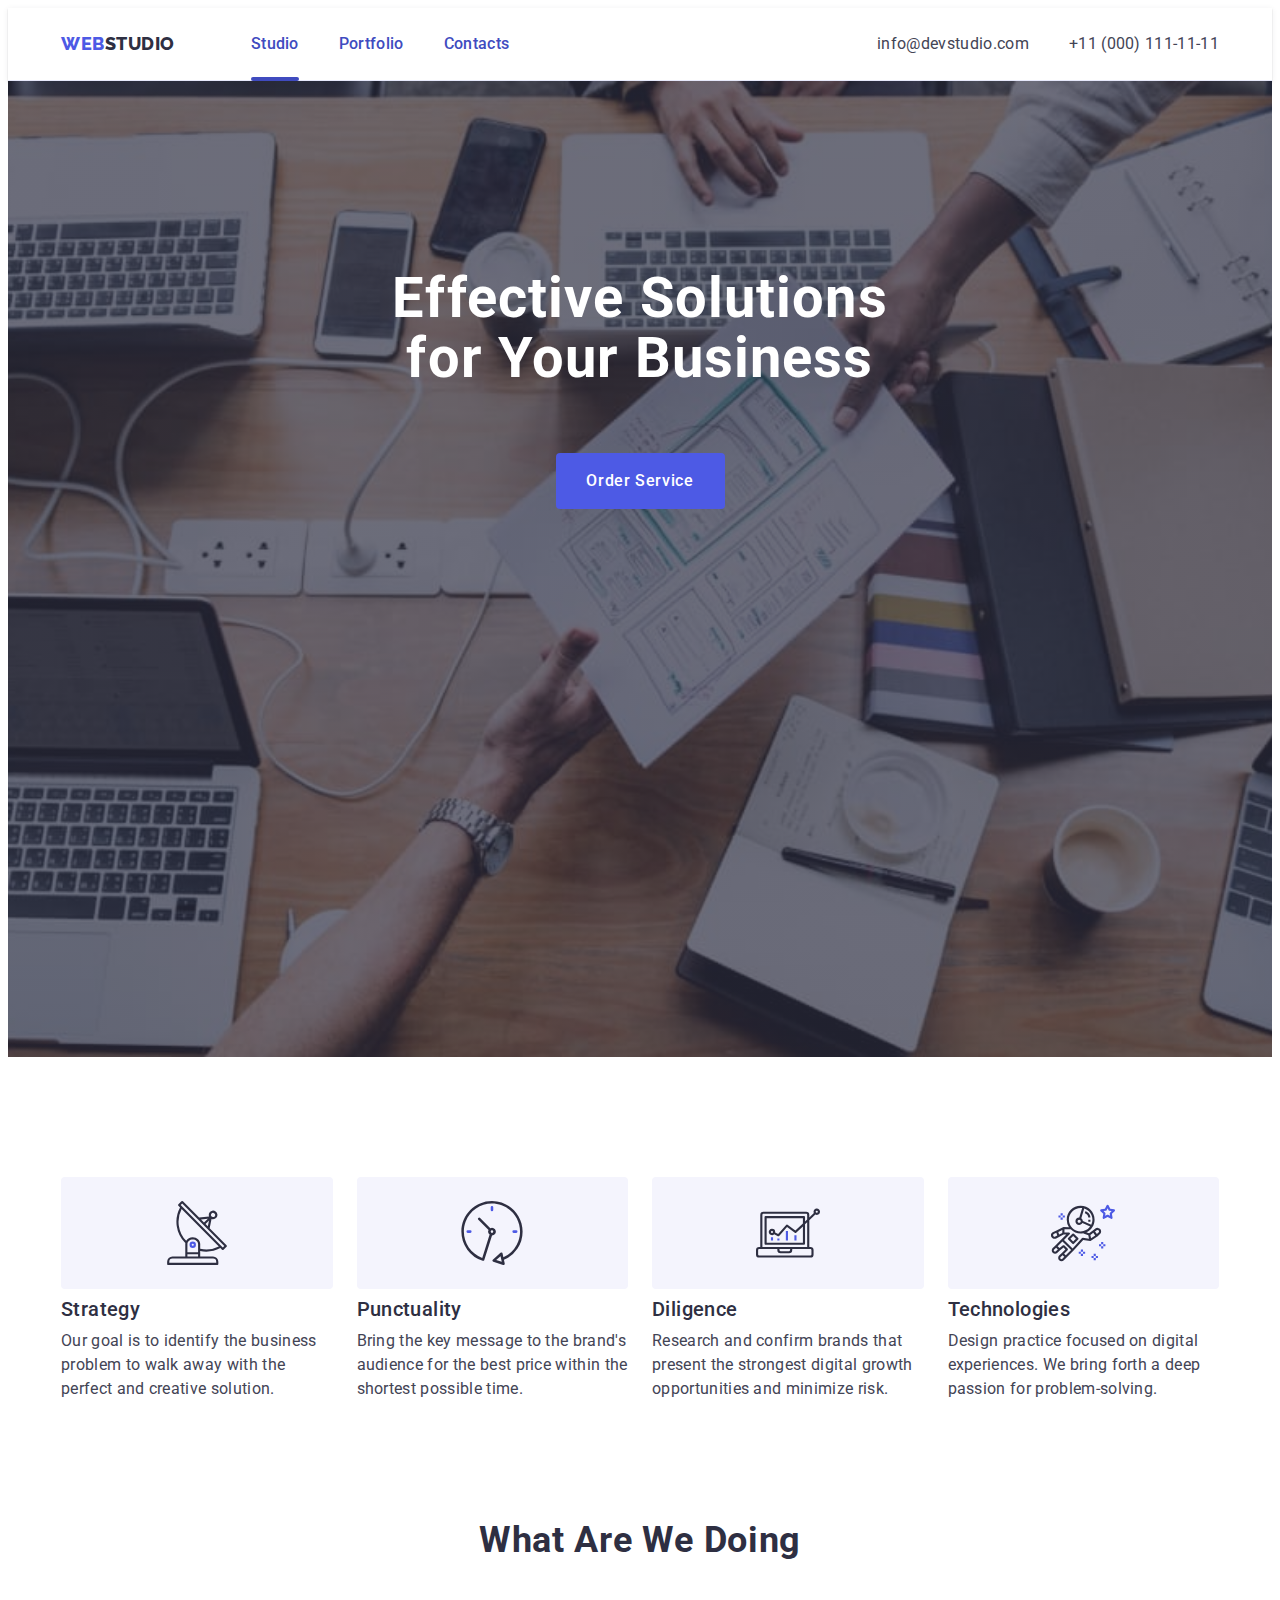
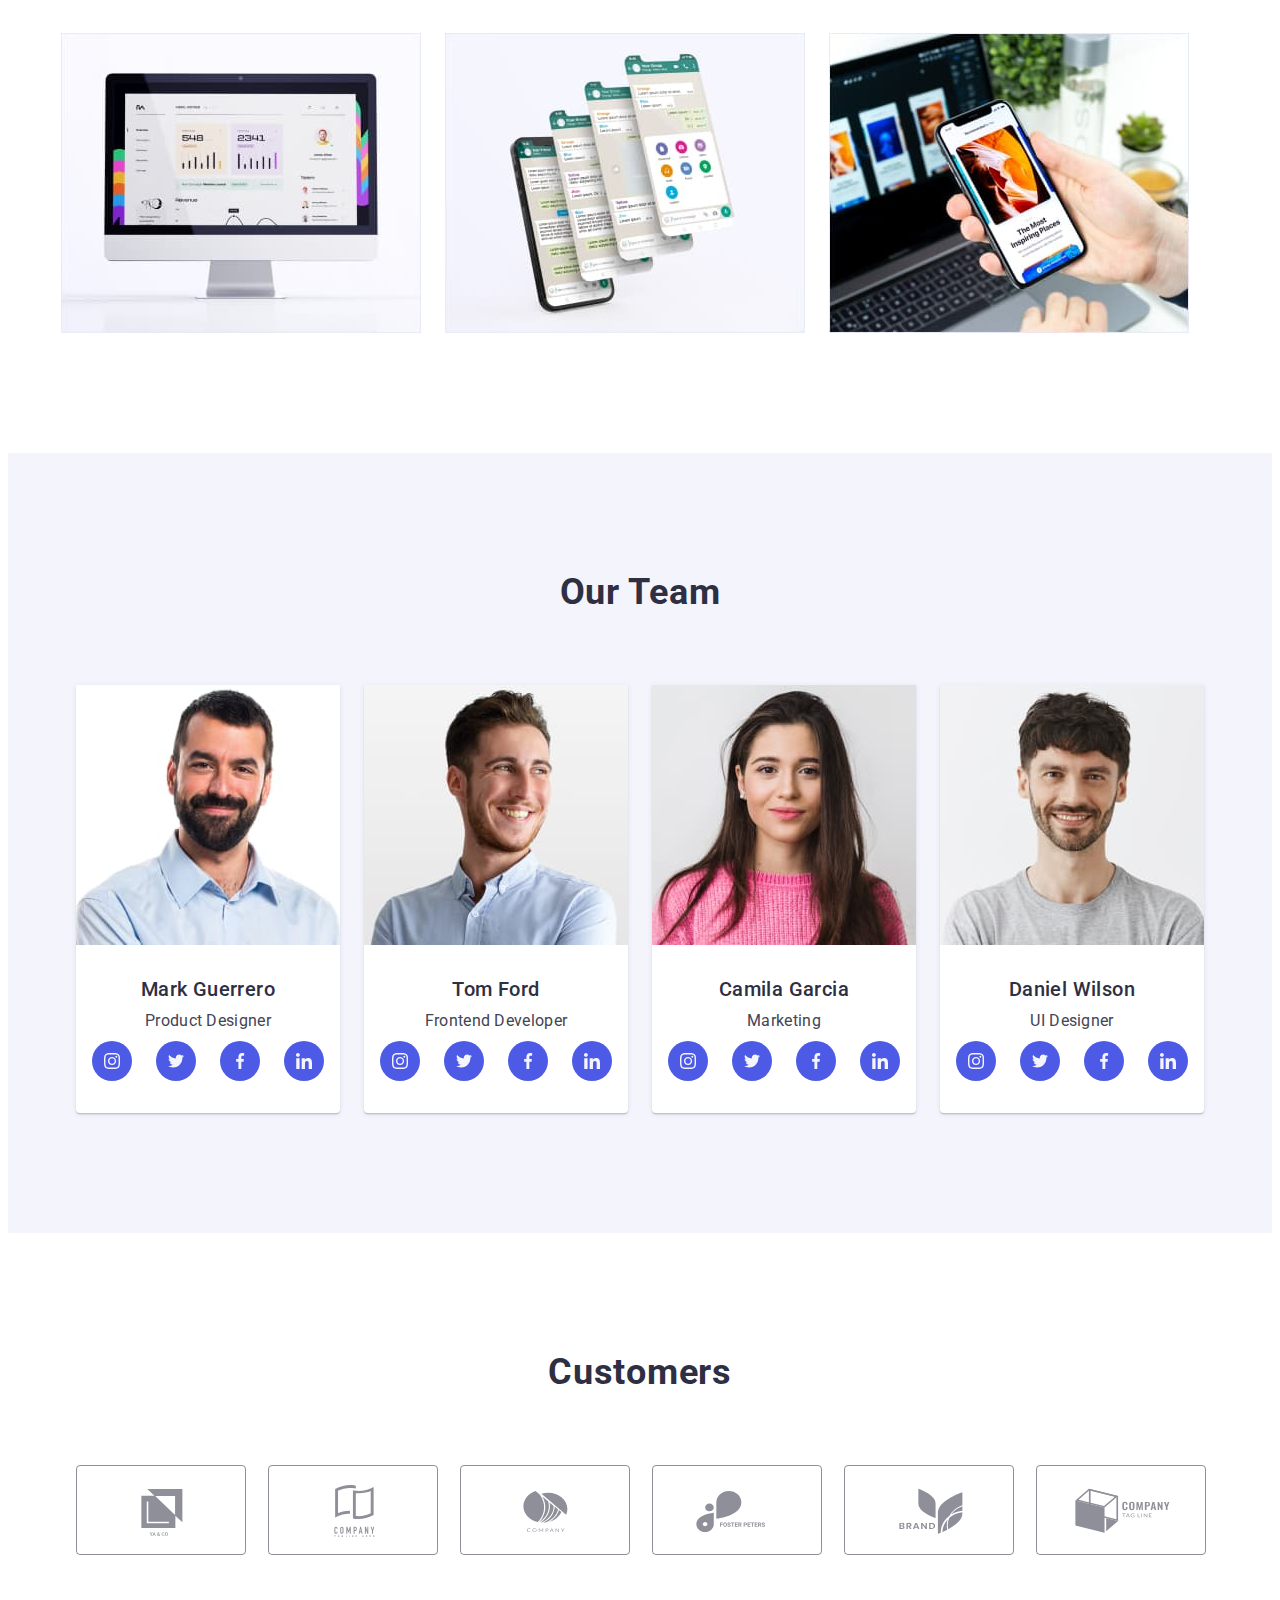
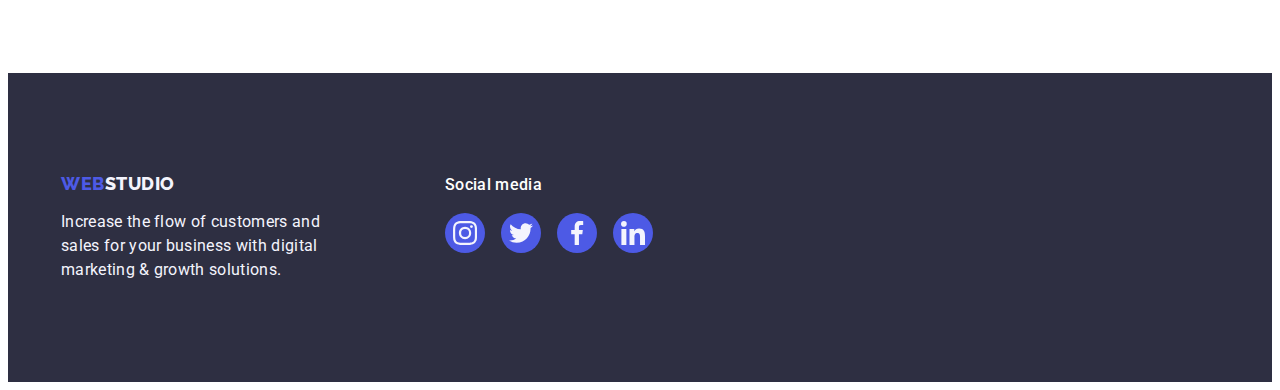
<file: index.html>
<!DOCTYPE html>
<html lang="en">
  <head>
    <meta charset="UTF-8" />
    <meta http-equiv="X-UA-Compatible" content="IE=edge" />
    <meta name="viewport" content="width=device-width, initial-scale=1.0" />
    <title>WEBSTUDIO</title>
    <link rel="preconnect" href="https://fonts.googleapis.com" />
    <link rel="preconnect" href="https://fonts.gstatic.com" crossorigin />
    <link
      href="https://fonts.googleapis.com/css2?family=Raleway:wght@800&family=Roboto:wght@400;500;700&display=swap"
      rel="stylesheet"
    />
    <link
      rel="stylesheet"
      href="https://cdnjs.cloudflare.com/ajax/libs/modern-normalize/2.0.0/modern-normalize.min.css"
      integrity="sha512-4xo8blKMVCiXpTaLzQSLSw3KFOVPWhm/TRtuPVc4WG6kUgjH6J03IBuG7JZPkcWMxJ5huwaBpOpnwYElP/m6wg=="
      crossorigin="anonymous"
      referrerpolicy="no-referrer"
    />
    <link rel="stylesheet" href="./css/styles.css" />
  </head>

  <body>
    <header class="header">
      <div class="container header-container">
        <nav class="header-navigation">
          <a class="header-logo link" href="./index.html"
            >Web<span class="header-logo-web">Studio</span></a
          >
          <ul class="header-list list">
            <li class="header-item">
              <a class="header-link link current" href="./index.html">Studio</a>
            </li>
            <li class="header-item">
              <a class="header-link link" href="./portfolio.html">Portfolio</a>
            </li>
            <li class="header-item">
              <a class="header-link link" href="">Contacts</a>
            </li>
          </ul>
        </nav>
        <address class="header-adress">
          <ul class="header-adress-list list">
            <li class="header-adress-item">
              <a
                class="header-adress-link link main-text"
                href="mailto:info@devstudio.com"
                >info@devstudio.com</a
              >
            </li>
            <li class="header-adress-item">
              <a
                class="header-adress-link link main-text"
                href="tel:+110001111111"
                >+11 (000) 111-11-11</a
              >
            </li>
          </ul>
        </address>
      </div>
    </header>
    <main>
      <section class="hero">
        <div class="hero-wrap">
          <h1 class="hero-title">Effective Solutions for Your Business</h1>
          <button data-modal-open class="hero-btn" type="button">
            Order Service
          </button>
        </div>
      </section>
      <section class="solutions">
        <div class="container container-solutions">
          <h2 class="solutions-title" hidden>features</h2>
          <ul class="solutions-list list">
            <li class="solitions-item">
              <div class="solutions-icon-wrap">
                <svg class="solution-link-svg" width="64" height="64">
                  <use
                    href="./images/icons.svg#icon-solutions-first-icon"
                  ></use>
                </svg>
              </div>
              <h3 class="solutions-second-title third-title">Strategy</h3>
              <p class="solutions-text main-text">
                Our goal is to identify the business problem to walk away with
                the perfect and creative solution.
              </p>
            </li>
            <li class="solitions-item">
              <div class="solutions-icon-wrap">
                <svg class="solution-link-svg" width="64" height="64">
                  <use
                    href="./images/icons.svg#icon-solutions-second-icon"
                  ></use>
                </svg>
              </div>
              <h3 class="solutions-second-title third-title">Punctuality</h3>
              <p class="solutions-text main-text">
                Bring the key message to the brand's audience for the best price
                within the shortest possible time.
              </p>
            </li>
            <li class="solitions-item">
              <div class="solutions-icon-wrap">
                <svg class="solution-link-svg" width="64" height="64">
                  <use
                    href="./images/icons.svg#icon-solutions-third-icon"
                  ></use>
                </svg>
              </div>
              <h3 class="solutions-second-title third-title">Diligence</h3>
              <p class="solutions-text main-text">
                Research and confirm brands that present the strongest digital
                growth opportunities and minimize risk.
              </p>
            </li>
            <li class="solitions-item">
              <div class="solutions-icon-wrap">
                <svg class="solution-link-svg" width="64" height="64">
                  <use
                    href="./images/icons.svg#icon-solutions-fourth-icon"
                  ></use>
                </svg>
              </div>
              <h3 class="solutions-second-title third-title">Technologies</h3>
              <p class="solutions-text main-text">
                Design practice focused on digital experiences. We bring forth a
                deep passion for problem-solving.
              </p>
            </li>
          </ul>
        </div>
      </section>
      <section class="about">
        <div class="container-about container">
          <h2 class="about-title second-title">What are we doing</h2>
          <ul class="about-list list">
            <li class="about-item">
              <img src="./images/1.jpg" alt="desktop computer" width="360" />
            </li>
            <li class="about-item">
              <img src="./images/2.jpg" alt="phone screens" width="360" />
            </li>
            <li class="about-item">
              <img src="./images/3.jpg" alt="laptop and phone" width="360" />
            </li>
          </ul>
        </div>
      </section>
      <section class="team">
        <div class="container">
          <h2 class="team-title second-title">Our Team</h2>
          <ul class="team-list list">
            <li class="team-item">
              <img src="./images/ot1.jpg" alt="person" width="264" />
              <div class="team-list-container">
                <h3 class="team-item-title third-title">Mark Guerrero</h3>
                <p class="team-item-text main-text">Product Designer</p>

                <ul class="team-social-list list">
                  <li class="team-social-item">
                    <a
                      class="team-social-link link"
                      href=""
                      target="_blank"
                      rel="noopener noreferrer nofollow"
                    >
                      <svg class="team-item-icon" width="16" height="16">
                        <use href="./images/icons.svg#icon-insta-icon"></use>
                      </svg>
                    </a>
                  </li>
                  <li class="team-social-item">
                    <a
                      class="team-social-link link"
                      href=""
                      target="_blank"
                      rel="noopener noreferrer nofollow"
                    >
                      <svg class="team-item-icon" width="16" height="16">
                        <use href="./images/icons.svg#icon-twitter-icon"></use>
                      </svg>
                    </a>
                  </li>
                  <li class="team-social-item">
                    <a
                      class="team-social-link link"
                      href=""
                      target="_blank"
                      rel="noopener noreferrer nofollow"
                    >
                      <svg class="team-item-icon" width="16" height="16">
                        <use href="./images/icons.svg#icon-fb-icon"></use>
                      </svg>
                    </a>
                  </li>
                  <li class="team-social-item">
                    <a
                      class="team-social-link link"
                      href=""
                      target="_blank"
                      rel="noopener noreferrer nofollow"
                    >
                      <svg class="team-item-icon" width="16" height="16">
                        <use href="./images/icons.svg#icon-linkedin-icon"></use>
                      </svg>
                    </a>
                  </li>
                </ul>
              </div>
            </li>
            <li class="team-item">
              <img src="./images/ot2.jpg" alt="person" width="264" />
              <div class="team-list-container">
                <h3 class="team-item-title third-title">Tom Ford</h3>
                <p class="team-item-text main-text">Frontend Developer</p>
                <ul class="team-social-list list">
                  <li class="team-social-item">
                    <a
                      class="team-social-link link"
                      href=""
                      target="_blank"
                      rel="noopener noreferrer nofollow"
                    >
                      <svg class="team-item-icon" width="16" height="16">
                        <use href="./images/icons.svg#icon-insta-icon"></use>
                      </svg>
                    </a>
                  </li>
                  <li class="team-social-item">
                    <a
                      class="team-social-link link"
                      href=""
                      target="_blank"
                      rel="noopener noreferrer nofollow"
                    >
                      <svg class="team-item-icon" width="16" height="16">
                        <use href="./images/icons.svg#icon-twitter-icon"></use>
                      </svg>
                    </a>
                  </li>
                  <li class="team-social-item">
                    <a
                      class="team-social-link link"
                      href=""
                      target="_blank"
                      rel="noopener noreferrer nofollow"
                    >
                      <svg class="team-item-icon" width="16" height="16">
                        <use href="./images/icons.svg#icon-fb-icon"></use>
                      </svg>
                    </a>
                  </li>
                  <li class="team-social-item">
                    <a
                      class="team-social-link link"
                      href=""
                      target="_blank"
                      rel="noopener noreferrer nofollow"
                    >
                      <svg class="team-item-icon" width="16" height="16">
                        <use href="./images/icons.svg#icon-linkedin-icon"></use>
                      </svg>
                    </a>
                  </li>
                </ul>
              </div>
            </li>
            <li class="team-item">
              <img src="./images/ot3.jpg" alt="person" width="264" />
              <div class="team-list-container">
                <h3 class="team-item-title third-title">Camila Garcia</h3>
                <p class="team-item-text main-text">Marketing</p>
                <ul class="team-social-list list">
                  <li class="team-social-item">
                    <a
                      class="team-social-link link"
                      href=""
                      target="_blank"
                      rel="noopener noreferrer nofollow"
                    >
                      <svg class="team-item-icon" width="16" height="16">
                        <use href="./images/icons.svg#icon-insta-icon"></use>
                      </svg>
                    </a>
                  </li>
                  <li class="team-social-item">
                    <a
                      class="team-social-link link"
                      href=""
                      target="_blank"
                      rel="noopener noreferrer nofollow"
                    >
                      <svg class="team-item-icon" width="16" height="16">
                        <use href="./images/icons.svg#icon-twitter-icon"></use>
                      </svg>
                    </a>
                  </li>
                  <li class="team-social-item">
                    <a
                      class="team-social-link link"
                      href=""
                      target="_blank"
                      rel="noopener noreferrer nofollow"
                    >
                      <svg class="team-item-icon" width="16" height="16">
                        <use href="./images/icons.svg#icon-fb-icon"></use>
                      </svg>
                    </a>
                  </li>
                  <li class="team-social-item">
                    <a
                      class="team-social-link link"
                      href=""
                      target="_blank"
                      rel="noopener noreferrer nofollow"
                    >
                      <svg class="team-item-icon" width="16" height="16">
                        <use href="./images/icons.svg#icon-linkedin-icon"></use>
                      </svg>
                    </a>
                  </li>
                </ul>
              </div>
            </li>
            <li class="team-item">
              <img src="./images/ot4.jpg" alt="person" width="264" />
              <div class="team-list-container">
                <h3 class="team-item-title third-title">Daniel Wilson</h3>
                <p class="team-item-text main-text">UI Designer</p>
                <ul class="team-social-list list">
                  <li class="team-social-item">
                    <a
                      class="team-social-link link"
                      href=""
                      target="_blank"
                      rel="noopener noreferrer nofollow"
                    >
                      <svg class="team-item-icon" height="16">
                        <use href="./images/icons.svg#icon-insta-icon"></use>
                      </svg>
                    </a>
                  </li>
                  <li class="team-social-item">
                    <a
                      class="team-social-link link"
                      href=""
                      target="_blank"
                      rel="noopener noreferrer nofollow"
                    >
                      <svg class="team-item-icon" width="16" height="16">
                        <use href="./images/icons.svg#icon-twitter-icon"></use>
                      </svg>
                    </a>
                  </li>
                  <li class="team-social-item">
                    <a
                      class="team-social-link link"
                      href=""
                      target="_blank"
                      rel="noopener noreferrer nofollow"
                    >
                      <svg class="team-item-icon" width="16" height="16">
                        <use href="./images/icons.svg#icon-fb-icon"></use>
                      </svg>
                    </a>
                  </li>
                  <li class="team-social-item">
                    <a
                      class="team-social-link link"
                      href=""
                      target="_blank"
                      rel="noopener noreferrer nofollow"
                    >
                      <svg class="team-item-icon" width="16" height="16">
                        <use href="./images/icons.svg#icon-linkedin-icon"></use>
                      </svg>
                    </a>
                  </li>
                </ul>
              </div>
            </li>
          </ul>
        </div>
      </section>
      <section class="customers">
        <div class="container">
          <h2 class="customers-title second-title">Customers</h2>
          <ul class="customers-list list">
            <li class="costumers-list-item">
              <a class="costumers-item-link" href="">
                <svg class="custumers-link-svg" width="104" height="56">
                  <use
                    href="./images/icons.svg#icon-customers-first-icon"
                  ></use>
                </svg>
              </a>
            </li>
            <li class="costumers-list-item">
              <a class="costumers-item-link" href="">
                <svg class="custumers-link-svg" width="104" height="56">
                  <use
                    href="./images/icons.svg#icon-customers-second-icon"
                  ></use>
                </svg>
              </a>
            </li>
            <li class="costumers-list-item">
              <a class="costumers-item-link" href="">
                <svg class="custumers-link-svg" width="104" height="56">
                  <use
                    href="./images/icons.svg#icon-customers-third-icon"
                  ></use>
                </svg>
              </a>
            </li>
            <li class="costumers-list-item">
              <a class="costumers-item-link" href="">
                <svg class="custumers-link-svg" width="104" height="56">
                  <use
                    href="./images/icons.svg#icon-customers-fourth-icon"
                  ></use>
                </svg>
              </a>
            </li>
            <li class="costumers-list-item">
              <a class="costumers-item-link" href="">
                <svg class="custumers-link-svg" width="104" height="56">
                  <use
                    href="./images/icons.svg#icon-customers-fifth-icon"
                  ></use>
                </svg>
              </a>
            </li>
            <li class="costumers-list-item">
              <a class="costumers-item-link" href="">
                <svg class="custumers-link-svg" width="104" height="56">
                  <use
                    href="./images/icons.svg#icon-customers-sixth-icon"
                  ></use>
                </svg>
              </a>
            </li>
          </ul>
        </div>
      </section>
    </main>
    <footer class="footer">
      <div class="container footer-wrap">
        <div class="footer-logo-wrap">
          <a class="footer-logo link" href="./index.html"
            >Web<span class="footer-logo-web">Studio</span></a
          >
          <p class="footer-text main-text">
            Increase the flow of customers and sales for your business with
            digital marketing & growth solutions.
          </p>
        </div>
        <div class="footer-list-wrap">
          <p class="footer-list-text main-text">Social media</p>
          <ul class="footer-list list">
            <li class="footer-list-item">
              <a
                class="footer-list-link link"
                href=""
                target="_blank"
                rel="noopener noreferrer nofollow"
              >
                <svg class="footer-item-icon" width="24" height="24">
                  <use href="./images/icons.svg#icon-insta-icon"></use>
                </svg>
              </a>
            </li>
            <li class="footer-list-item">
              <a
                class="footer-list-link link"
                href=""
                target="_blank"
                rel="noopener noreferrer nofollow"
              >
                <svg class="footer-item-icon" width="24" height="24">
                  <use href="./images/icons.svg#icon-twitter-icon"></use>
                </svg>
              </a>
            </li>
            <li class="footer-list-item">
              <a
                class="footer-list-link link"
                href=""
                target="_blank"
                rel="noopener noreferrer nofollow"
              >
                <svg class="footer-item-icon" width="24" height="24">
                  <use href="./images/icons.svg#icon-fb-icon"></use>
                </svg>
              </a>
            </li>
            <li class="footer-list-item">
              <a
                class="footer-list-link link"
                href=""
                target="_blank"
                rel="noopener noreferrer nofollow"
              >
                <svg class="footer-item-icon" width="24" height="24">
                  <use href="./images/icons.svg#icon-linkedin-icon"></use>
                </svg>
              </a>
            </li>
          </ul>
        </div>
      </div>
    </footer>
    <div class="backdrop is-hidden" data-modal>
      <div class="modal">
        <button type="button" class="modal-close" data-modal-close>
          <svg class="modal-close-svg" width="8" height="8">
            <use href="./images/icons.svg#icon-close-black"></use>
          </svg>
        </button>
      </div>
    </div>
    <script src="./js/modal.js"></script>
  </body>
</html>
</file>
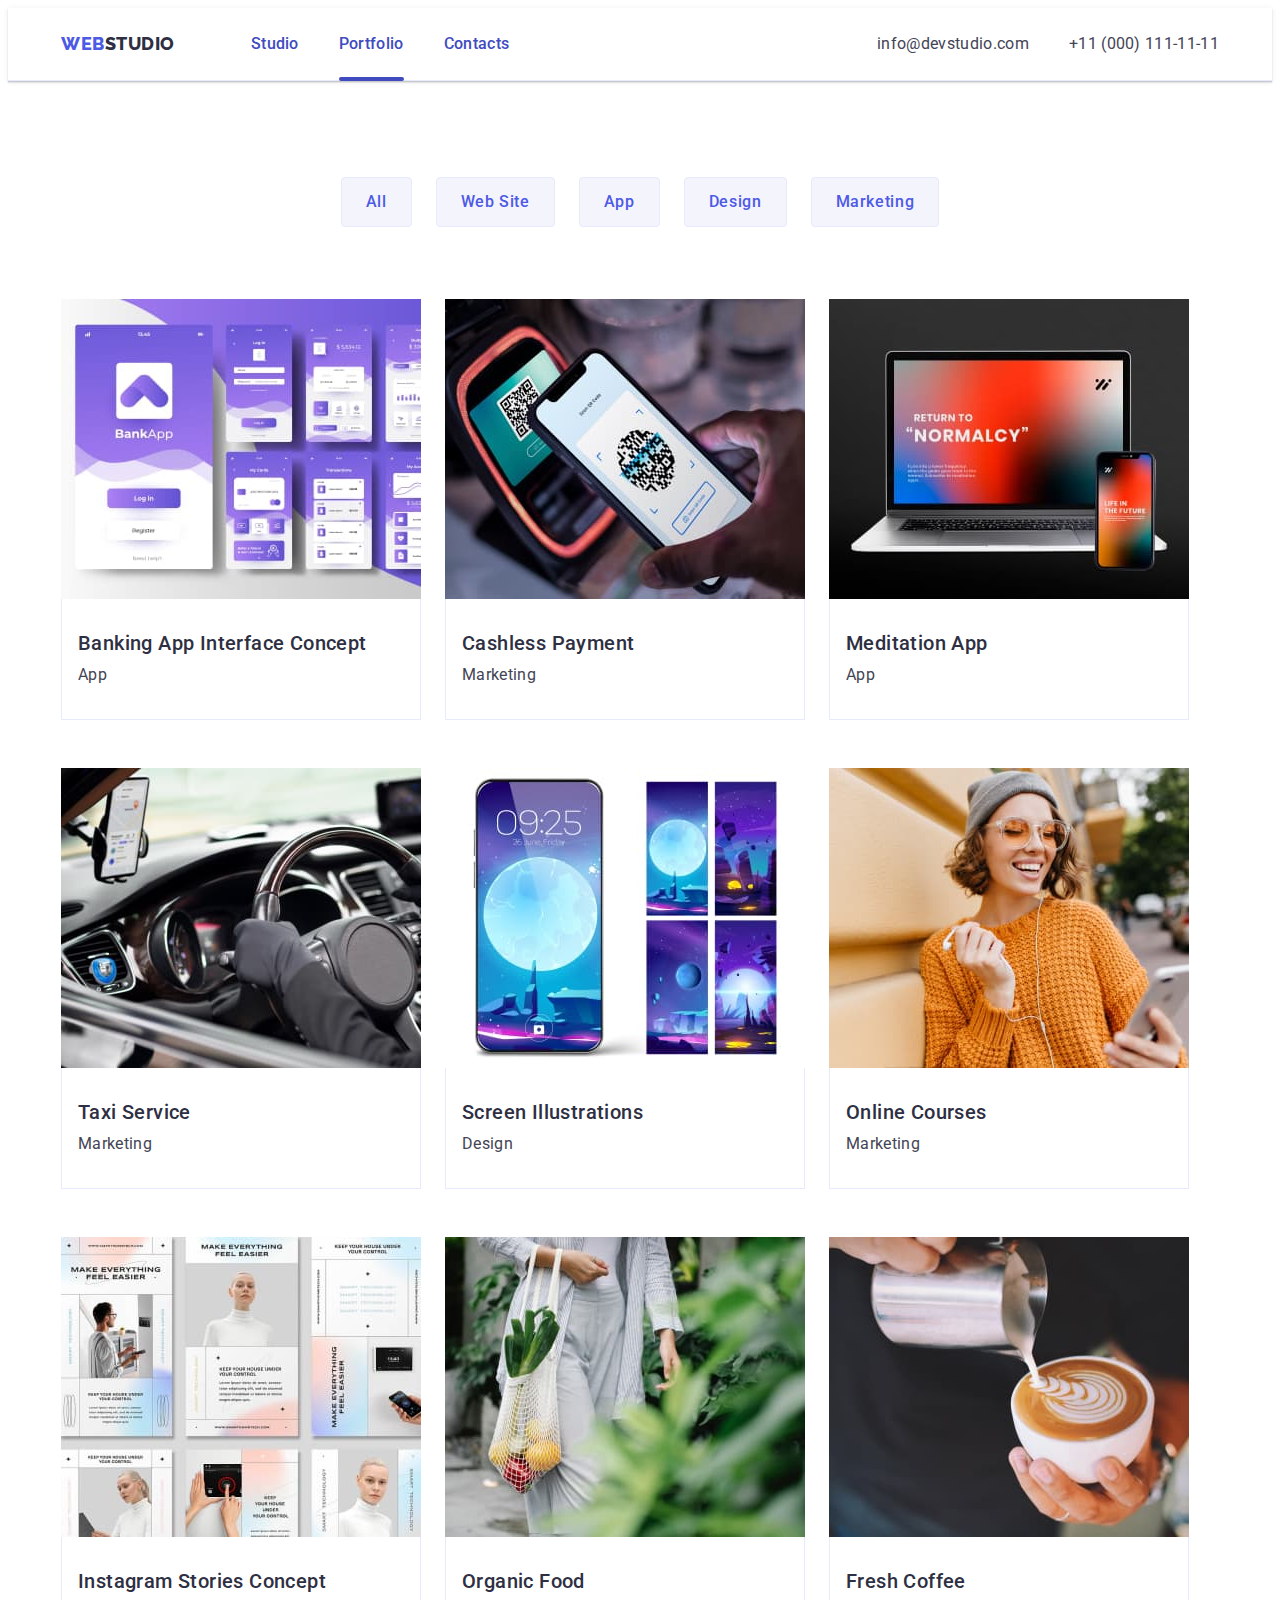
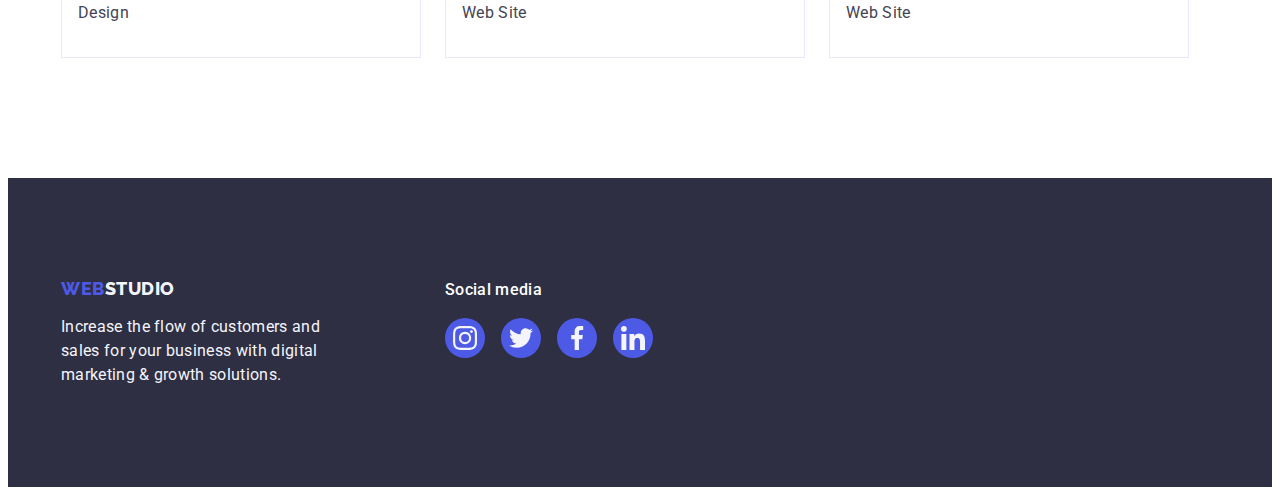
<file: portfolio.html>
<!DOCTYPE html>
<html lang="en">
  <head>
    <meta charset="UTF-8" />
    <meta http-equiv="X-UA-Compatible" content="IE=edge" />
    <meta name="viewport" content="width=device-width, initial-scale=1.0" />
    <title>Portfolio</title>
    <link rel="preconnect" href="https://fonts.googleapis.com" />
    <link rel="preconnect" href="https://fonts.gstatic.com" crossorigin />
    <link
      href="https://fonts.googleapis.com/css2?family=Raleway:wght@800&family=Roboto:wght@400;500;700&display=swap"
      rel="stylesheet"
    />
    <link
      rel="stylesheet"
      href="https://cdnjs.cloudflare.com/ajax/libs/modern-normalize/2.0.0/modern-normalize.min.css"
      integrity="sha512-4xo8blKMVCiXpTaLzQSLSw3KFOVPWhm/TRtuPVc4WG6kUgjH6J03IBuG7JZPkcWMxJ5huwaBpOpnwYElP/m6wg=="
      crossorigin="anonymous"
      referrerpolicy="no-referrer"
    />
    <link rel="stylesheet" href="./css/styles.css" />
  </head>

  <body>
    <header class="header">
      <div class="container header-container">
        <nav class="header-navigation">
          <a class="header-logo link" href="./index.html"
            >Web<span class="header-logo-web">Studio</span></a
          >
          <ul class="header-list list">
            <li class="header-item">
              <a class="header-link link" href="./index.html">Studio</a>
            </li>
            <li class="header-item">
              <a class="header-link link current" href="./portfolio.html"
                >Portfolio</a
              >
            </li>
            <li class="header-item">
              <a class="header-link link" href="">Contacts</a>
            </li>
          </ul>
        </nav>
        <address class="header-adress">
          <ul class="header-adress-list list">
            <li class="header-adress-item">
              <a
                class="header-adress-link link main-text"
                href="mailto:info@devstudio.com"
                >info@devstudio.com</a
              >
            </li>
            <li class="header-adress-item">
              <a
                class="header-adress-link link main-text"
                href="tel:+110001111111"
                >+11 (000) 111-11-11</a
              >
            </li>
          </ul>
        </address>
      </div>
    </header>
    <main>
      <section class="filter">
        <div class="container">
          <h1 class="filter-title" hidden>portfolio</h1>
          <ul class="filter-list list">
            <li class="filter-item">
              <button class="filter-btn" type="button">All</button>
            </li>
            <li class="filter-item">
              <button class="filter-btn" type="button">Web Site</button>
            </li>
            <li class="filter-item">
              <button class="filter-btn" type="button">App</button>
            </li>
            <li class="filter-item">
              <button class="filter-btn" type="button">Design</button>
            </li>
            <li class="filter-item">
              <button class="filter-btn" type="button">Marketing</button>
            </li>
          </ul>
          <ul class="examples-list list">
            <li class="examples-item">
              <a href="" class="examples-link link">
                <div class="examples-overlay-wrap">
                  <img
                    class="examples-image"
                    src="./images/portfolio-banking-app.jpg"
                    alt="app interface"
                    width="360"
                  />
                  <p class="examples-img-overlay main-text">
                    14 Stylish and User-Friendly App Design Concepts · Task
                    Manager App · Calorie Tracker App · Exotic Fruit Ecommerce
                    App · Cloud Storage App
                  </p>
                </div>
                <div class="examples-list-conteiner">
                  <h2 class="examples-item-title third-title">
                    Banking App Interface Concept
                  </h2>
                  <p class="examples-text main-text">App</p>
                </div>
              </a>
            </li>
            <li class="examples-item">
              <a href="" class="examples-link link">
                <div class="examples-overlay-wrap">
                  <img
                    class="examples-image"
                    src="./images/portfolio-cashless-payment.jpg"
                    alt="pay-pas paymant"
                    width="360"
                  />
                  <p class="examples-img-overlay main-text">
                    14 Stylish and User-Friendly App Design Concepts · Task
                    Manager App · Calorie Tracker App · Exotic Fruit Ecommerce
                    App · Cloud Storage App
                  </p>
                </div>
                <div class="examples-list-conteiner">
                  <h2 class="examples-item-title third-title">
                    Cashless Payment
                  </h2>
                  <p class="examples-text main-text">Marketing</p>
                </div>
              </a>
            </li>
            <li class="examples-item">
              <a href="" class="examples-link link">
                <div class="examples-overlay-wrap">
                  <img
                    class="examples-image"
                    src="./images/portfolio-meditation-app.jpg"
                    alt="app interface"
                    width="360"
                  />
                  <p class="examples-img-overlay main-text">
                    14 Stylish and User-Friendly App Design Concepts · Task
                    Manager App · Calorie Tracker App · Exotic Fruit Ecommerce
                    App · Cloud Storage App
                  </p>
                </div>
                <div class="examples-list-conteiner">
                  <h2 class="examples-item-title third-title">
                    Meditation App
                  </h2>
                  <p class="examples-text main-text">App</p>
                </div>
              </a>
            </li>
            <li class="examples-item">
              <a href="" class="examples-link link">
                <div class="examples-overlay-wrap">
                  <img
                    class="examples-image"
                    src="./images/portfolio-taxi-service.jpg"
                    alt="app interface"
                    width="360"
                  />
                  <p class="examples-img-overlay main-text">
                    14 Stylish and User-Friendly App Design Concepts · Task
                    Manager App · Calorie Tracker App · Exotic Fruit Ecommerce
                    App · Cloud Storage App
                  </p>
                </div>
                <div class="examples-list-conteiner">
                  <h2 class="examples-item-title third-title">Taxi Service</h2>
                  <p class="examples-text main-text">Marketing</p>
                </div>
              </a>
            </li>
            <li class="examples-item">
              <a href="" class="examples-link link">
                <div class="examples-overlay-wrap">
                  <img
                    class="examples-image"
                    src="./images/portfolio-screen-illustrations.jpg"
                    alt="phone screen"
                    width="360"
                  />
                  <p class="examples-img-overlay main-text">
                    14 Stylish and User-Friendly App Design Concepts · Task
                    Manager App · Calorie Tracker App · Exotic Fruit Ecommerce
                    App · Cloud Storage App
                  </p>
                </div>
                <div class="examples-list-conteiner">
                  <h2 class="examples-item-title third-title">
                    Screen Illustrations
                  </h2>
                  <p class="examples-text main-text">Design</p>
                </div>
              </a>
            </li>
            <li class="examples-item">
              <a href="" class="examples-link link">
                <div class="examples-overlay-wrap">
                  <img
                    class="examples-image"
                    src="./images/portfolio-online-courses.jpg"
                    alt="girl with phone"
                    width="360"
                  />
                  <p class="examples-img-overlay main-text">
                    14 Stylish and User-Friendly App Design Concepts · Task
                    Manager App · Calorie Tracker App · Exotic Fruit Ecommerce
                    App · Cloud Storage App
                  </p>
                </div>
                <div class="examples-list-conteiner">
                  <h2 class="examples-item-title third-title">
                    Online Courses
                  </h2>
                  <p class="examples-text main-text">Marketing</p>
                </div>
              </a>
            </li>
            <li class="examples-item">
              <a href="" class="examples-link link">
                <div class="examples-overlay-wrap">
                  <img
                    class="examples-image"
                    src="./images/portfolio-instagram-stories.jpg"
                    alt="design cards"
                    width="360"
                  />
                  <p class="examples-img-overlay main-text">
                    14 Stylish and User-Friendly App Design Concepts · Task
                    Manager App · Calorie Tracker App · Exotic Fruit Ecommerce
                    App · Cloud Storage App
                  </p>
                </div>
                <div class="examples-list-conteiner">
                  <h2 class="examples-item-title third-title">
                    Instagram Stories Concept
                  </h2>
                  <p class="examples-text main-text">Design</p>
                </div>
              </a>
            </li>
            <li class="examples-item">
              <a href="" class="examples-link link">
                <div class="examples-overlay-wrap">
                  <img
                    class="examples-image"
                    src="./images/portfolio-organic-food.jpg"
                    alt="vegetables in bag"
                    width="360"
                  />
                  <p class="examples-img-overlay main-text">
                    14 Stylish and User-Friendly App Design Concepts · Task
                    Manager App · Calorie Tracker App · Exotic Fruit Ecommerce
                    App · Cloud Storage App
                  </p>
                </div>
                <div class="examples-list-conteiner">
                  <h2 class="examples-item-title third-title">Organic Food</h2>
                  <p class="examples-text main-text">Web Site</p>
                </div>
              </a>
            </li>
            <li class="examples-item">
              <a href="" class="examples-link link">
                <div class="examples-overlay-wrap">
                  <img
                    class="examples-image"
                    src="./images/portfolio-fresh-coffee.jpg"
                    alt="cup of coffee"
                    width="360"
                  />
                  <p class="examples-img-overlay main-text">
                    14 Stylish and User-Friendly App Design Concepts · Task
                    Manager App · Calorie Tracker App · Exotic Fruit Ecommerce
                    App · Cloud Storage App
                  </p>
                </div>
                <div class="examples-list-conteiner">
                  <h2 class="examples-item-title third-title">Fresh Coffee</h2>
                  <p class="examples-text main-text">Web Site</p>
                </div>
              </a>
            </li>
          </ul>
        </div>
      </section>
    </main>
    <footer class="footer">
      <div class="container footer-wrap">
        <div class="footer-logo-wrap">
          <a class="footer-logo link" href="./index.html"
            >Web<span class="footer-logo-web">Studio</span></a
          >
          <p class="footer-text main-text">
            Increase the flow of customers and sales for your business with
            digital marketing & growth solutions.
          </p>
        </div>
        <div class="footer-list-wrap">
          <p class="footer-list-text main-text">Social media</p>
          <ul class="footer-list list">
            <li class="footer-list-item">
              <a
                class="footer-list-link link"
                href=""
                target="_blank"
                rel="noopener noreferrer nofollow"
              >
                <svg class="footer-item-icon" width="24" height="24">
                  <use href="./images/icons.svg#icon-insta-icon"></use>
                </svg>
              </a>
            </li>
            <li class="footer-list-item">
              <a
                class="footer-list-link link"
                href=""
                target="_blank"
                rel="noopener noreferrer nofollow"
              >
                <svg class="footer-item-icon" width="24" height="24">
                  <use href="./images/icons.svg#icon-twitter-icon"></use>
                </svg>
              </a>
            </li>
            <li class="footer-list-item">
              <a
                class="footer-list-link link"
                href=""
                target="_blank"
                rel="noopener noreferrer nofollow"
              >
                <svg class="footer-item-icon" width="24" height="24">
                  <use href="./images/icons.svg#icon-fb-icon"></use>
                </svg>
              </a>
            </li>
            <li class="footer-list-item">
              <a
                class="footer-list-link link"
                href=""
                target="_blank"
                rel="noopener noreferrer nofollow"
              >
                <svg class="footer-item-icon" width="24" height="24">
                  <use href="./images/icons.svg#icon-linkedin-icon"></use>
                </svg>
              </a>
            </li>
          </ul>
        </div>
      </div>
    </footer>
  </body>
</html>
</file>
<file: css/styles.css>
:root {
  --first-title-color: #2e2f42;
  --second-title-color: #ffffff;
  --first-background-color: #ffffff;
  --second-background-color: #2e2f42;
  --third-background-color: #f4f4fd;
  --first-text-color: #434455;
  --second-text-color: #f4f4fd;
  --third-text-color: #4d5ae5;
  --first-btn-color: #ffffff;
  --second-btn-color: #404bbf;
  --third-btn-color: #8e8f99;
  --logo-color: #4d5ae5;
}

body {
  font-family: 'Roboto', sans-serif;
  color: #434455;
  background-color: var(--first-background-color);
}

p,
h1,
h2,
h3,
h4,
h5,
h6 {
  margin: 0;
}

ul,
ol {
  margin: 0;
  padding: 0;
}

img {
  display: block;
}

.link {
  text-decoration: none;
}

.list {
  list-style: none;
}

.main-text {
  font-size: 16px;
  line-height: 1.5;
  letter-spacing: 0.02em;
}

.second-title {
  font-size: 36px;
  line-height: 1.11;
  text-align: center;
  letter-spacing: 0.02em;
  text-transform: capitalize;
}

.third-title {
  font-weight: 500;
  font-size: 20px;
  line-height: 1.2;
  letter-spacing: 0.02em;
}

.container {
  width: 1158px;
  padding: 0 15px 0 15px;
  margin: 0 auto;
}

/**-------------- HEADER------------------ */

.header {
  background-color: var(--first-background-color);
  border-bottom: 1px solid #e7e9fc;
  box-shadow: 0px 2px 1px rgba(46, 47, 66, 0.08),
    0px 1px 1px rgba(46, 47, 66, 0.16), 0px 1px 6px rgba(46, 47, 66, 0.08);
}

.header-container {
  display: flex;
  align-items: center;
}

.header-navigation {
  display: flex;
  align-items: center;
}

.header-logo {
  font-family: 'Raleway', sans-serif;
  font-weight: 800;
  font-size: 18px;
  line-height: 1.17;
  letter-spacing: 0.03em;
  text-transform: uppercase;
  color: var(--logo-color);
  margin-right: 76px;
}

.header-list {
  display: flex;
  align-items: center;
  gap: 40px;
}

.header-item {
}

.header-logo-web {
  color: var(--first-title-color);
}

.header-link {
  font-weight: 500;
  font-size: 16px;
  line-height: 1.5;
  letter-spacing: 0.02em;
  color: var(--second-btn-color);
  display: block;
  padding-top: 24px;
  padding-bottom: 24px;
  transition-property: color;
  transition-duration: 250ms;
  transition-timing-function: cubic-bezier(0.4, 0, 0.2, 1);
  position: relative;
}

.header-link.current::after {
  content: '';
  width: 100%;
  height: 4px;
  border-radius: 2px;
  background-color: var(--second-btn-color);
  position: absolute;
  left: 0;
  bottom: -1px;
}

.header-link:hover,
.header-link:focus {
  color: #404bbf;
}

.header-adress {
  display: flex;
  font-style: normal;
  margin-left: auto;
}

.header-adress-list {
  display: flex;
  align-items: center;
  gap: 40px;
}

.header-adress-link {
  color: var(--first-text-color);
  transition-property: color;
  transition-duration: 250ms;
  transition-timing-function: cubic-bezier(0.4, 0, 0.2, 1);
}

.header-adress-link:hover,
.header-adress-link:focus {
  color: #404bbf;
}

/**MAIN-------------- HERO------------------ */
.hero {
  height: 600px;
  max-width: 1440px;
  background-color: var(--second-background-color);
  padding-top: 188px;
  padding-bottom: 188px;
  margin: 0 auto;
  background-color: #615e5e;
  background-image: linear-gradient(
      rgba(46, 47, 66, 0.7),
      rgba(46, 47, 66, 0.7)
    ),
    url(../images/hero-people-office.jpg);
  background-repeat: no-repeat;
  background-position: center;
  background-size: cover;
}
.hero-wrap {
}

.hero-title {
  max-width: 496px;
  margin-bottom: 64px;
  margin-right: auto;
  margin-left: auto;
  font-size: 56px;
  line-height: 1.07;
  text-align: center;
  letter-spacing: 0.02em;
  color: var(--second-title-color);
}

.hero-btn {
  display: block;
  border: none;
  border-radius: 4px;
  min-width: 169px;
  height: 56px;
  font-family: inherit;
  font-weight: 500;
  font-size: 16px;
  line-height: 1.5;
  margin: 0 auto;
  align-items: center;
  letter-spacing: 0.04em;
  color: var(--first-btn-color);
  background-color: #4d5ae5;
  cursor: pointer;
  transition: background-color 250ms cubic-bezier(0.4, 0, 0.2, 1);
}

.hero-btn:hover,
.hero-btn:focus {
  background-color: #404bbf;
}

/**MAIN-------------- SOLUTIONS------------------ */
.solutions {
  padding-top: 120px;
  padding-bottom: 120px;
}
.solutions-title {
}

.container-solutions {
}

.solutions-list {
  display: flex;
  gap: 24px;
}

.solitions-item {
  width: calc((100% - 72px) / 4);
}

.solutions-icon-wrap {
  display: flex;
  height: 112px;
  background-color: var(--third-background-color);
  border-radius: 4px;
  margin-bottom: 8px;
  align-items: center;
  justify-content: center;
}

.solution-link-svg {
}

.solutions-second-title {
  color: var(--first-title-color);
  margin-bottom: 8px;
}

.solutions-text {
  color: var(--first-text-color);
}

/**MAIN-------------- ABOUT------------------ */
.about {
  padding-top: 120x;
  padding-bottom: 120px;
}

.container-about {
}

.about-title {
  color: var(--first-title-color);
  margin-bottom: 72px;
}

.about-list {
  display: flex;
  gap: 24px;
}

.about-item {
}

/**MAIN-------------- TEAM------------------ */
.team {
  background-color: var(--third-background-color);
  padding-top: 120px;
  padding-bottom: 120px;
}

.team-title {
  color: var(--first-title-color);
  margin-bottom: 72px;
}

.team-list {
  display: flex;
  gap: 24px;
  justify-content: center;
}

.team-list-container {
  padding: 32px 16px;
  text-align: center;
}

.list {
}

.team-item {
  background-color: var(--first-background-color);
  border-radius: 0px 0px 4px 4px;
  box-shadow: 0px 1px 6px rgba(46, 47, 66, 0.08),
    0px 1px 1px rgba(46, 47, 66, 0.16), 0px 2px 1px rgba(46, 47, 66, 0.08);
}

.team-item-title {
  color: var(--first-title-color);
  margin-bottom: 8px;
}

.team-item-text {
  color: var(--first-text-color);
  margin-bottom: 8px;
}

.team-social-list {
  display: flex;
  gap: 24px;
  justify-content: center;
}

.list {
}
.team-social-item {
  width: 40px;
  height: 40px;
}
.team-social-link {
  display: flex;
  width: 100%;
  height: 100%;
  background-color: var(--logo-color);
  border-radius: 50%;
  align-items: center;
  justify-content: center;
  transition-property: background-color;
  transition-duration: 250ms;
  transition-timing-function: cubic-bezier(0.4, 0, 0.2, 1);
}
.team-social-link:hover,
.team-social-link:focus {
  background-color: #404bbf;
}

.link {
}
.team-item-icon {
  fill: var(--third-background-color);
}

/**MAIN-------------- COSTUMERS------------------ */
.customers {
  padding-top: 120px;
  padding-bottom: 120px;
}
.container {
}
.customers-title {
  margin-bottom: 72px;
  color: var(--first-title-color);
}

.customers-list {
  display: flex;
  gap: 24px;
  box-sizing: border-box;
  justify-content: center;
}

.second-title {
}
.list {
}
.costumers-list-item {
  height: 88px;
  width: 168px;
}
.costumers-item-link {
  display: flex;
  align-items: center;
  justify-content: center;

  height: 100%;
  width: 100%;
  border: 1px solid #8e8f99;
  border-radius: 4px;
  color: var(--third-btn-color);
  transition-property: color, border-color;
  transition-duration: 250ms;
  transition-timing-function: cubic-bezier(0.4, 0, 0.2, 1);
}

.costumers-item-link:hover,
.costumers-item-link:focus {
  border-color: var(--second-btn-color);
  color: var(--second-btn-color);
}

.custumers-link-svg {
  fill: currentColor;
}

/**-------------- FOOTER------------------ */
.footer {
  background-color: var(--second-background-color);
  padding-top: 100px;
  padding-bottom: 100px;
}

.footer-wrap {
  display: flex;
  align-items: baseline;
}

.footer-logo-wrap {
  margin-right: 120px;
}

.footer-logo {
  display: inline-block;
  margin-bottom: 16px;
  font-family: 'Raleway', sans-serif;
  font-weight: 800;
  font-size: 18px;
  line-height: 1.17;
  letter-spacing: 0.03em;
  text-transform: uppercase;
  color: var(--logo-color);
  display: inline-block;
  margin-bottom: 16px;
}

.link {
}

.footer-logo-web {
  color: var(--second-text-color);
}

.footer-text {
  color: var(--second-text-color);
  max-width: 264px;
}

.footer-list-wrap {
}

.footer-list-text {
  font-weight: 500;
  margin-bottom: 16px;

  color: var(--second-title-color);
}

.footer-list {
  display: flex;
  gap: 16px;
}
.footer-list-item {
  width: 40px;
  height: 40px;
}
.footer-list-link {
  display: flex;
  width: 100%;
  height: 100%;
  background-color: var(--logo-color);
  border-radius: 50%;
  align-items: center;
  justify-content: center;

  transition-property: background-color;
  transition-duration: 250ms;
  transition-timing-function: cubic-bezier(0.4, 0, 0.2, 1);
}

.footer-list-link:focus,
.footer-list-link:hover {
  background-color: #31d0aa;
}

.link {
}
.footer-item-icon {
  fill: var(--third-background-color);
}

.footerlist-link {
}

/**MAIN-------------- BACKDROP------------------ */
.backdrop {
  position: fixed;
  width: 100%;
  height: 100%;
  background-color: rgba(46, 47, 66, 0.4);
  top: 0;
  transition: opacity 250ms cubic-bezier(0.4, 0, 0.2, 1),
    visibility 250ms cubic-bezier(0.4, 0, 0.2, 1);
}

.modal {
  position: absolute;
  top: 50%;
  left: 50%;
  transform: translate(-50%, -50%) scale(1);
  width: 408px;
  min-height: 584px;
  background-color: #fcfcfc;
  box-shadow: 0px 1px 1px rgba(0, 0, 0, 0.14), 0px 1px 3px rgba(0, 0, 0, 0.12),
    0px 2px 1px rgba(0, 0, 0, 0.2);
  border-radius: 4px;
  transition: transform 250ms cubic-bezier(0.4, 0, 0.2, 1);
}

.modal-close {
  position: absolute;
  display: flex;
  top: 24px;
  right: 24px;
  width: 24px;
  height: 24px;

  align-items: center;
  justify-content: center;
  border-radius: 50%;
  background-color: #e7e9fc;
  border: 1px solid rgba(0, 0, 0, 0.1);
  padding: 0;
  cursor: pointer;
  transition: background-color 250ms cubic-bezier(0.4, 0, 0.2, 1),
    border 250ms cubic-bezier(0.4, 0, 0.2, 1);
}
.modal-close:hover,
.modal-close:focus {
  background-color: var(--second-btn-color);
  border: none;
}

.modal-close-svg {
  fill: var(--second-background-color);
  transition: fill 250ms cubic-bezier(0.4, 0, 0.2, 1);
}

.modal-close:hover .modal-close-svg,
.modal-close:focus .modal-close-svg {
  fill: #ffffff;
}

.is-hidden {
  visibility: hidden;
  opacity: 0;
  pointer-events: none;
}

/**PORTFOLIO-------------- MAIN------------------ */
.filter {
  padding-top: 96px;
  padding-bottom: 120px;
}

.filter-title {
}

.filter-list {
  display: flex;
  justify-content: center;
  gap: 24px;
  margin-bottom: 72px;
}

.list {
}

.filter-item {
}

.filter-btn {
  font-family: inherit;
  font-weight: 500;
  font-size: 16px;
  line-height: 1.5;
  display: flex;
  align-items: center;
  text-align: center;
  letter-spacing: 0.04em;
  color: var(--third-text-color);
  background-color: var(--second-text-color);
  cursor: pointer;
  border: 1px solid #e7e9fc;
  border-radius: 4px;
  padding: 12px 24px;
  transition-property: background-color, border-color, box-shadow, color;
  transition-duration: 250ms;
  transition-timing-function: cubic-bezier(0.4, 0, 0.2, 1);
}

.filter-btn:hover,
.filter-btn:focus {
  color: var(--second-title-color);
  background-color: var(--second-btn-color);
  border-color: 1px solid transparent;
  box-shadow: 0px 3px 1px rgba(0, 0, 0, 0.1), 0px 2px 1px rgba(0, 0, 0, 0.08),
    0px 2px 2px rgba(0, 0, 0, 0.12);
}

.examples-list {
  display: flex;
  flex-wrap: wrap;
  gap: 48px 24px;
}

.examples-list-conteiner {
  padding: 32px 16px;
  border: 1px solid #e7e9fc;
  border-top: none;
}

.examples-list-conteiner:hover,
.examples-list-conteiner:focus {
  border: 1px solid var(--second-text-color);
}

.examples-link:focus .examples-img-overlay,
.examples-link:hover .examples-img-overlay {
  transform: translate(0, 0);
}

.examples-link {
  display: block;
  transition-property: box-shadow;
  transition-duration: 250ms;
  transition-timing-function: cubic-bezier(0.4, 0, 0.2, 1);
}
.examples-link:hover,
.examples-link:focus {
  box-shadow: 0px 1px 6px rgba(46, 47, 66, 0.08),
    0px 1px 1px rgba(46, 47, 66, 0.16), 0px 2px 1px rgba(46, 47, 66, 0.08);
}

.examples-overlay-wrap {
  position: relative;
  display: block;
  overflow: hidden;
}

.examples-img-overlay {
  position: absolute;
  width: 100%;
  height: 100%;
  left: 0;
  bottom: 0;
  background-color: var(--logo-color);
  color: var(--second-text-color);
  padding: 40px 32px;
  overflow: auto;
  transform: translate(0, 100%);
  transition-property: transform;
  transition-duration: 250ms;
  transition-timing-function: cubic-bezier(0.4, 0, 0.2, 1);
}

.link {
}

.examples-image {
}

.examples-item-title {
  color: var(--first-title-color);
  margin-bottom: 8px;
}

.examples-text {
  color: var(--first-text-color);
}
</file>
